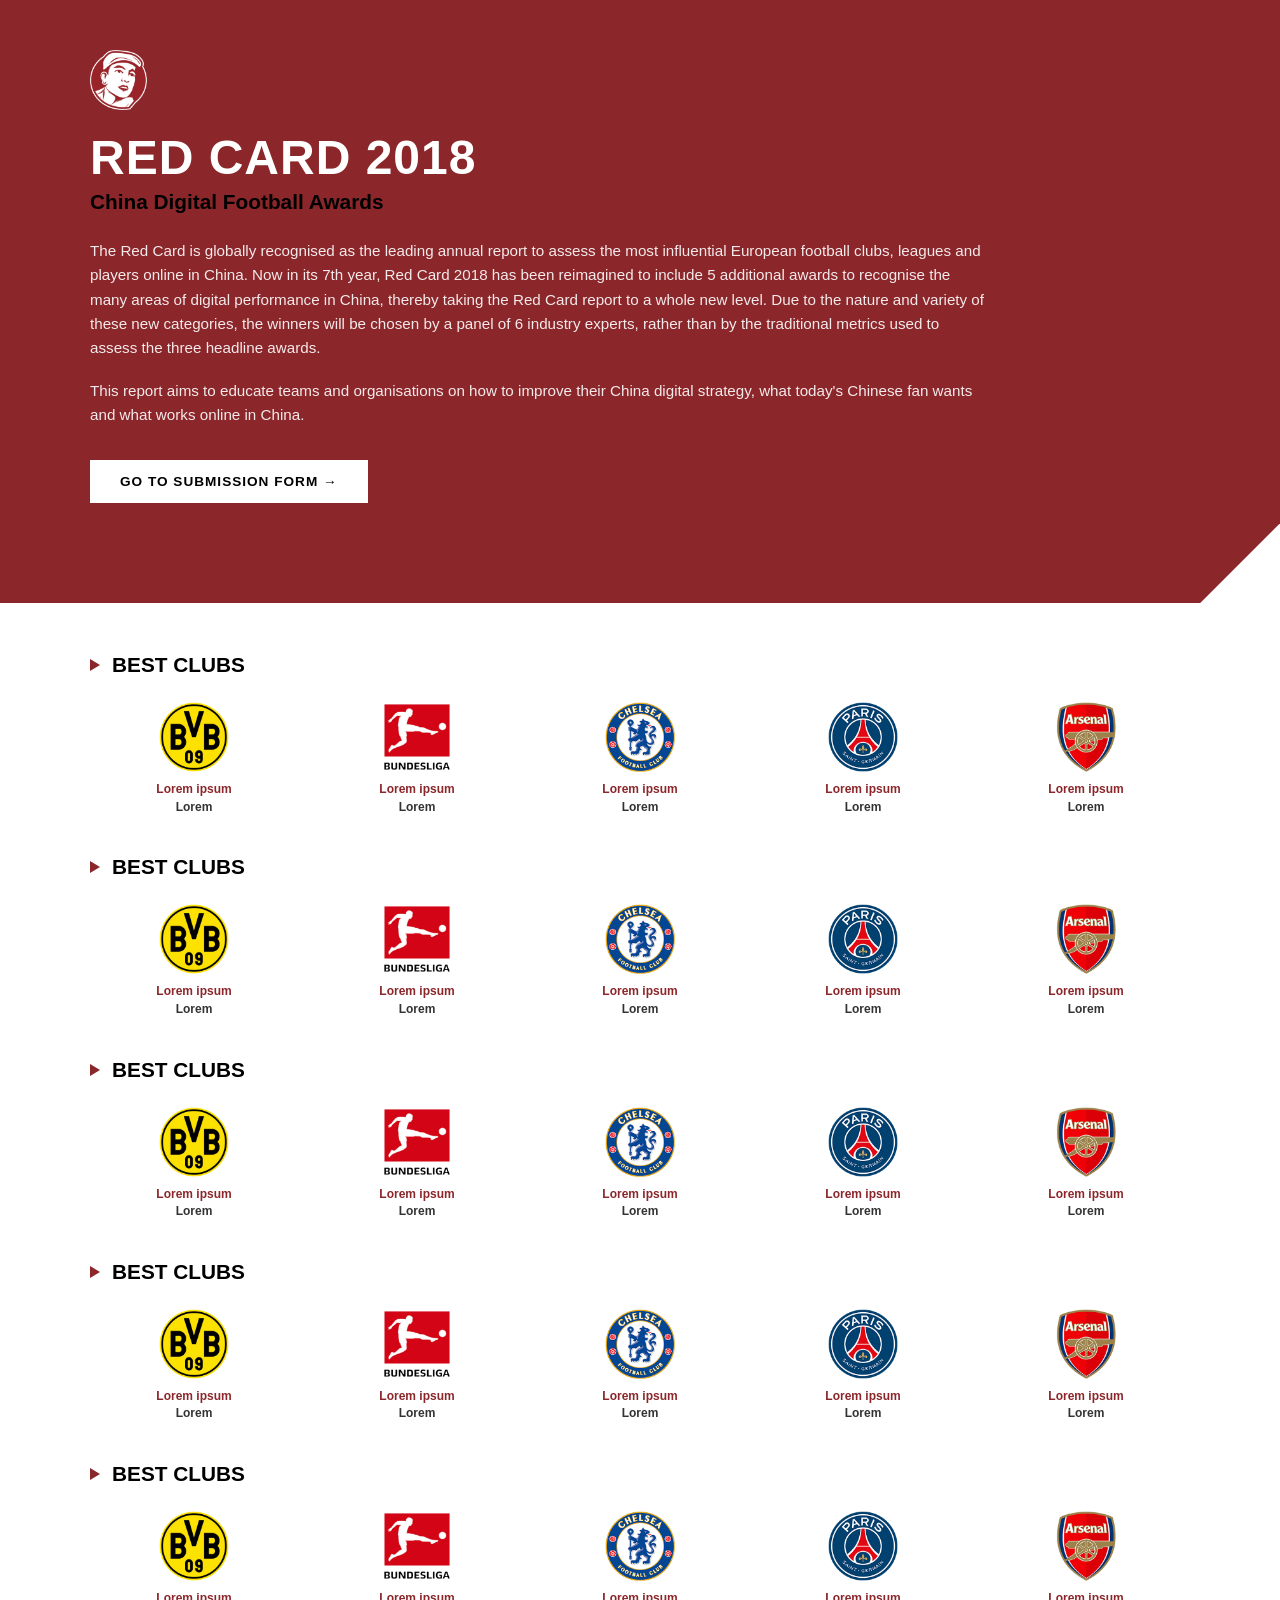
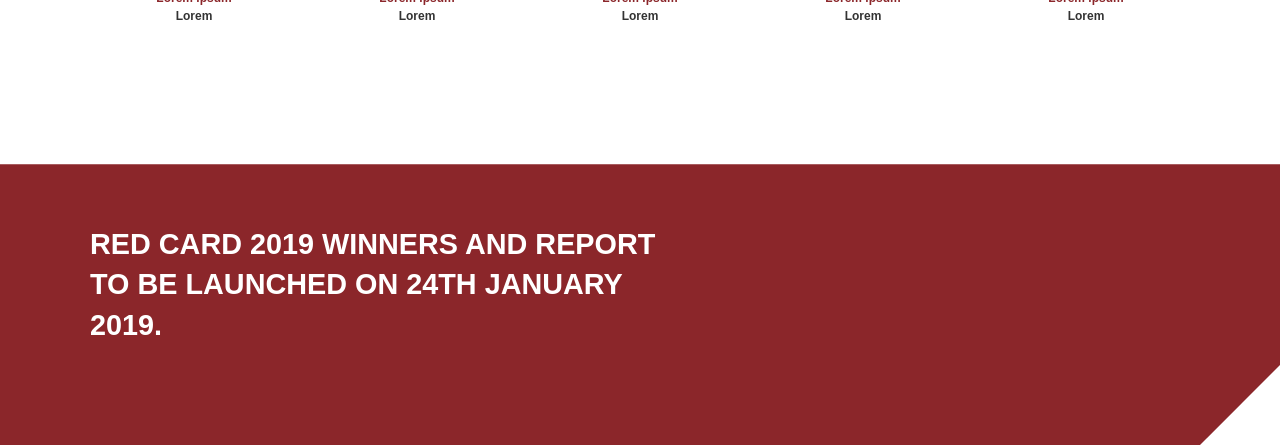
<file: index.html>
<!DOCTYPE html>
<html lang="en">
<head>
    <meta charset="UTF-8">
    <meta name="viewport" content="width=device-width, initial-scale=1.0">
    <title>Red Card 2018 - China Digital Football Awards</title>
    <link rel="stylesheet" href="style.css">
</head>
<body>

    <header class="header-banner">
        <div class="site-container">
            <div class="logo-container">
                <img src="Images/logo.png" alt="Red Card Logo" class="main-avatar">
            </div>
            <h1>Red Card 2018</h1>
            <h2>China Digital Football Awards</h2>
            <p>The Red Card is globally recognised as the leading annual report to assess the most influential European football clubs, leagues and players online in China. Now in its 7th year, Red Card 2018 has been reimagined to include 5 additional awards to recognise the many areas of digital performance in China, thereby taking the Red Card report to a whole new level. Due to the nature and variety of these new categories, the winners will be chosen by a panel of 6 industry experts, rather than by the traditional metrics used to assess the three headline awards.</p>
            <p>This report aims to educate teams and organisations on how to improve their China digital strategy, what today's Chinese fan wants and what works online in China.</p>
            
            <a href="submission.html" class="form-link-btn">Go to Submission Form →</a>
        </div>
    </header>

    <main class="main-content site-container">
        <section class="category-section">
            <h3 class="category-title">Best Clubs</h3>
            <div class="clubs-grid">
                <div class="grid-column"><div class="club-logo-wrapper"><img src="Images/1.png" alt="BVB"></div><div class="club-info"><p class="lorem-red">Lorem ipsum</p><p class="lorem-bold">Lorem</p></div></div>
                <div class="grid-column"><div class="club-logo-wrapper"><img src="Images/2.png" alt="Bundesliga"></div><div class="club-info"><p class="lorem-red">Lorem ipsum</p><p class="lorem-bold">Lorem</p></div></div>
                <div class="grid-column"><div class="club-logo-wrapper"><img src="Images/3.png" alt="Chelsea"></div><div class="club-info"><p class="lorem-red">Lorem ipsum</p><p class="lorem-bold">Lorem</p></div></div>
                <div class="grid-column"><div class="club-logo-wrapper"><img src="Images/4.png" alt="PSG"></div><div class="club-info"><p class="lorem-red">Lorem ipsum</p><p class="lorem-bold">Lorem</p></div></div>
                <div class="grid-column"><div class="club-logo-wrapper"><img src="Images/5.png" alt="Arsenal"></div><div class="club-info"><p class="lorem-red">Lorem ipsum</p><p class="lorem-bold">Lorem</p></div></div>
            </div>
        </section>

        <section class="category-section">
            <h3 class="category-title">Best Clubs</h3>
            <div class="clubs-grid">
                <div class="grid-column"><div class="club-logo-wrapper"><img src="Images/1.png" alt="BVB"></div><div class="club-info"><p class="lorem-red">Lorem ipsum</p><p class="lorem-bold">Lorem</p></div></div>
                <div class="grid-column"><div class="club-logo-wrapper"><img src="Images/2.png" alt="Bundesliga"></div><div class="club-info"><p class="lorem-red">Lorem ipsum</p><p class="lorem-bold">Lorem</p></div></div>
                <div class="grid-column"><div class="club-logo-wrapper"><img src="Images/3.png" alt="Chelsea"></div><div class="club-info"><p class="lorem-red">Lorem ipsum</p><p class="lorem-bold">Lorem</p></div></div>
                <div class="grid-column"><div class="club-logo-wrapper"><img src="Images/4.png" alt="PSG"></div><div class="club-info"><p class="lorem-red">Lorem ipsum</p><p class="lorem-bold">Lorem</p></div></div>
                <div class="grid-column"><div class="club-logo-wrapper"><img src="Images/5.png" alt="Arsenal"></div><div class="club-info"><p class="lorem-red">Lorem ipsum</p><p class="lorem-bold">Lorem</p></div></div>
            </div>
        </section>

        <section class="category-section">
            <h3 class="category-title">Best Clubs</h3>
            <div class="clubs-grid">
                <div class="grid-column"><div class="club-logo-wrapper"><img src="Images/1.png" alt="BVB"></div><div class="club-info"><p class="lorem-red">Lorem ipsum</p><p class="lorem-bold">Lorem</p></div></div>
                <div class="grid-column"><div class="club-logo-wrapper"><img src="Images/2.png" alt="Bundesliga"></div><div class="club-info"><p class="lorem-red">Lorem ipsum</p><p class="lorem-bold">Lorem</p></div></div>
                <div class="grid-column"><div class="club-logo-wrapper"><img src="Images/3.png" alt="Chelsea"></div><div class="club-info"><p class="lorem-red">Lorem ipsum</p><p class="lorem-bold">Lorem</p></div></div>
                <div class="grid-column"><div class="club-logo-wrapper"><img src="Images/4.png" alt="PSG"></div><div class="club-info"><p class="lorem-red">Lorem ipsum</p><p class="lorem-bold">Lorem</p></div></div>
                <div class="grid-column"><div class="club-logo-wrapper"><img src="Images/5.png" alt="Arsenal"></div><div class="club-info"><p class="lorem-red">Lorem ipsum</p><p class="lorem-bold">Lorem</p></div></div>
            </div>
        </section>

        <section class="category-section">
            <h3 class="category-title">Best Clubs</h3>
            <div class="clubs-grid">
                <div class="grid-column"><div class="club-logo-wrapper"><img src="Images/1.png" alt="BVB"></div><div class="club-info"><p class="lorem-red">Lorem ipsum</p><p class="lorem-bold">Lorem</p></div></div>
                <div class="grid-column"><div class="club-logo-wrapper"><img src="Images/2.png" alt="Bundesliga"></div><div class="club-info"><p class="lorem-red">Lorem ipsum</p><p class="lorem-bold">Lorem</p></div></div>
                <div class="grid-column"><div class="club-logo-wrapper"><img src="Images/3.png" alt="Chelsea"></div><div class="club-info"><p class="lorem-red">Lorem ipsum</p><p class="lorem-bold">Lorem</p></div></div>
                <div class="grid-column"><div class="club-logo-wrapper"><img src="Images/4.png" alt="PSG"></div><div class="club-info"><p class="lorem-red">Lorem ipsum</p><p class="lorem-bold">Lorem</p></div></div>
                <div class="grid-column"><div class="club-logo-wrapper"><img src="Images/5.png" alt="Arsenal"></div><div class="club-info"><p class="lorem-red">Lorem ipsum</p><p class="lorem-bold">Lorem</p></div></div>
            </div>
        </section>

        <section class="category-section">
            <h3 class="category-title">Best Clubs</h3>
            <div class="clubs-grid">
                <div class="grid-column"><div class="club-logo-wrapper"><img src="Images/1.png" alt="BVB"></div><div class="club-info"><p class="lorem-red">Lorem ipsum</p><p class="lorem-bold">Lorem</p></div></div>
                <div class="grid-column"><div class="club-logo-wrapper"><img src="Images/2.png" alt="Bundesliga"></div><div class="club-info"><p class="lorem-red">Lorem ipsum</p><p class="lorem-bold">Lorem</p></div></div>
                <div class="grid-column"><div class="club-logo-wrapper"><img src="Images/3.png" alt="Chelsea"></div><div class="club-info"><p class="lorem-red">Lorem ipsum</p><p class="lorem-bold">Lorem</p></div></div>
                <div class="grid-column"><div class="club-logo-wrapper"><img src="Images/4.png" alt="PSG"></div><div class="club-info"><p class="lorem-red">Lorem ipsum</p><p class="lorem-bold">Lorem</p></div></div>
                <div class="grid-column"><div class="club-logo-wrapper"><img src="Images/5.png" alt="Arsenal"></div><div class="club-info"><p class="lorem-red">Lorem ipsum</p><p class="lorem-bold">Lorem</p></div></div>
            </div>
        </section>
    </main>

    <footer class="footer-banner">
        <div class="site-container">
            <h2>Red Card 2019 Winners and Report to be launched on 24th January 2019.</h2>
        </div>
    </footer>

</body>
</html>
</file>
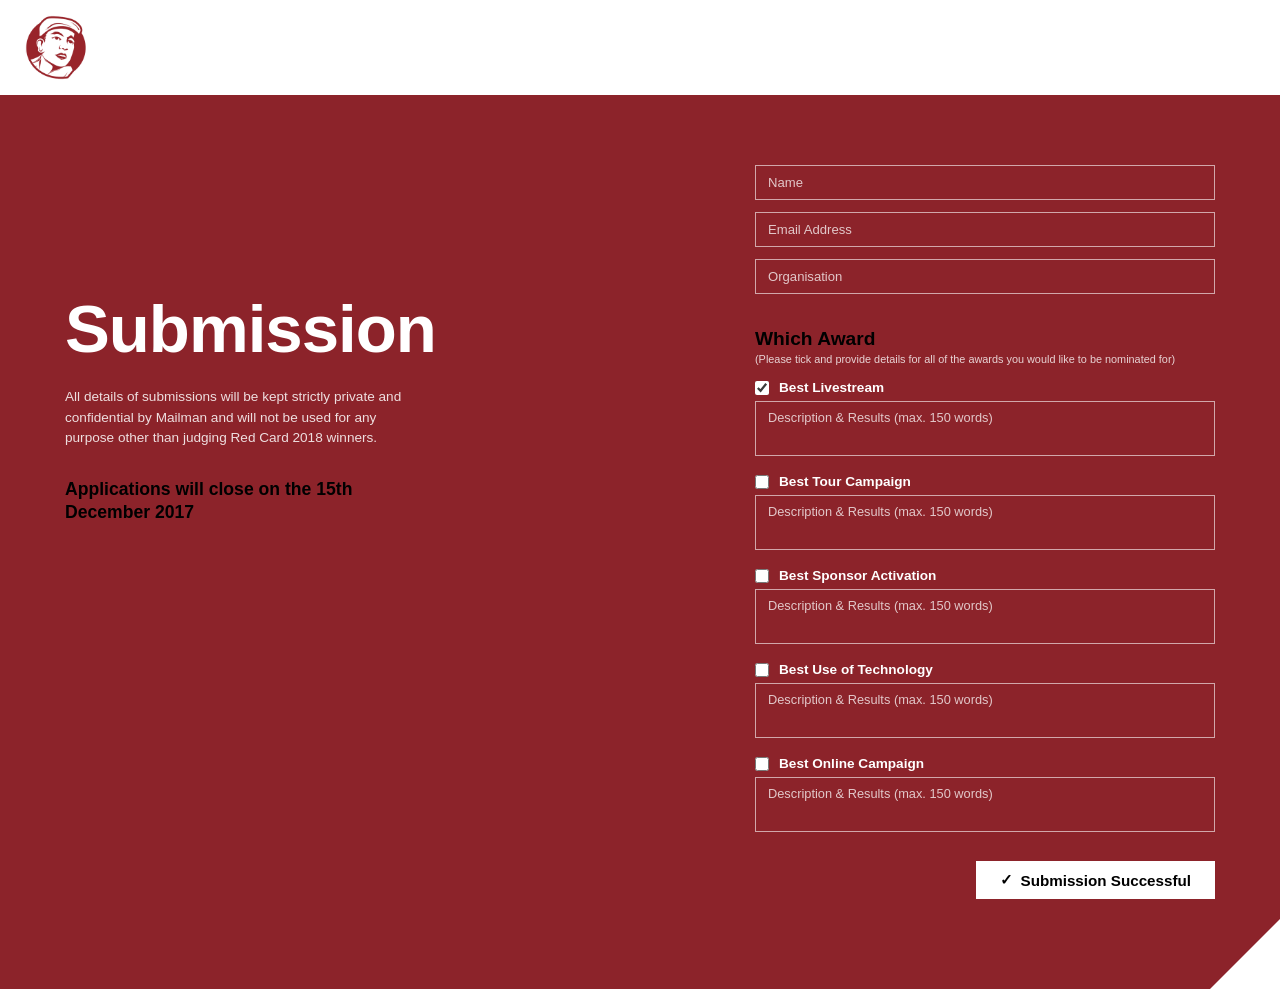
<file: submission.html>
<!DOCTYPE html>
<html lang="en">
<head>
    <meta charset="UTF-8">
    <meta name="viewport" content="width=device-width, initial-scale=1.0">
    <title>Submission - Red Card</title>
    <style>
        * {
            margin: 0;
            padding: 0;
            box-sizing: border-box;
            font-family: Arial, Helvetica, sans-serif;
        }

        body {
            background-color: #ffffff;
            width: 100%;
            min-height: 100vh;
            overflow-x: hidden;
        }

        /* 1. LOGO AT EXTREME TOP-LEFT CORNER */
        .header-logo-bar {
            width: 100%;
            padding: 15px 0 15px 25px; /* Kam padding taake logo bilkul corner mein rahe */
            background-color: #ffffff;
        }

        .header-logo-bar img {
            height: 65px;
            width: auto;
            display: block;
        }

        /* 2. MAIN RED CONTAINER */
        .red-section {
            background-color: #8C232A;
            width: 100%;
            padding: 70px 60px 90px 60px;
            color: #ffffff;
            clip-path: polygon(0 0, 100% 0, 100% calc(100% - 70px), calc(100% - 70px) 100%, 0 100%);
        }

        .content-grid {
            max-width: 1150px;
            margin: 0 auto;
            display: flex;
            justify-content: space-between;
            align-items: flex-start;
            gap: 60px;
        }

        /* 3. LEFT COLUMN (SUBMISSION TEXT NEECHE PUSH KIYA GAYA HAI) */
        .left-col {
            flex: 1;
            padding-top: 130px; /* Text ko niche karne ke liye top padding barha di */
            text-align: left;
        }

        .left-col h1 {
            font-size: 4.2rem;
            font-weight: 900;
            margin-bottom: 25px;
            line-height: 1;
            letter-spacing: -1px;
            color: #ffffff;
        }

        .left-col p {
            font-size: 0.85rem;
            line-height: 1.5;
            color: rgba(255, 255, 255, 0.85);
            max-width: 360px;
            margin-bottom: 30px;
        }

        .left-col .deadline {
            font-size: 1.1rem;
            font-weight: 900;
            color: #000000;
            line-height: 1.3;
            max-width: 300px;
        }

        /* 4. RIGHT FORM COLUMN */
        .right-col {
            flex: 1;
            max-width: 460px;
        }

        .input-box {
            width: 100%;
            background: transparent;
            border: 1px solid rgba(255, 255, 255, 0.6);
            padding: 9px 12px;
            color: #ffffff;
            font-size: 0.82rem;
            margin-bottom: 12px;
            outline: none;
        }

        .input-box::placeholder {
            color: rgba(255, 255, 255, 0.75);
        }

        .award-title {
            font-size: 1.2rem;
            font-weight: 900;
            color: #000000;
            margin-top: 22px;
            margin-bottom: 3px;
        }

        .award-sub {
            font-size: 0.68rem;
            color: rgba(255, 255, 255, 0.8);
            margin-bottom: 15px;
        }

        .check-item {
            display: flex;
            align-items: center;
            margin-top: 14px;
            margin-bottom: 6px;
            font-size: 0.85rem;
            font-weight: 700;
            cursor: pointer;
        }

        .check-item input {
            margin-right: 10px;
            width: 14px;
            height: 14px;
            accent-color: #ffffff;
        }

        .textarea-box {
            width: 100%;
            height: 55px;
            background: transparent;
            border: 1px solid rgba(255, 255, 255, 0.6);
            padding: 8px 12px;
            color: #ffffff;
            font-size: 0.8rem;
            resize: none;
            outline: none;
        }

        .textarea-box::placeholder {
            color: rgba(255, 255, 255, 0.75);
        }

        .btn-holder {
            display: flex;
            justify-content: flex-end;
            margin-top: 25px;
        }

        .success-btn {
            background-color: #ffffff;
            color: #000000;
            padding: 10px 24px;
            font-size: 0.95rem;
            font-weight: 700;
            border: none;
            display: inline-flex;
            align-items: center;
            gap: 8px;
            cursor: pointer;
        }

        @media (max-width: 850px) {
            .left-col {
                padding-top: 20px; /* Mobile screen par margin normal kar diya */
            }
            .red-section {
                padding: 40px 20px;
            }
            .header-logo-bar {
                padding-left: 15px;
            }
            .content-grid {
                flex-direction: column;
                gap: 40px;
            }
            .right-col {
                max-width: 100%;
            }
        }
    </style>
</head>
<body>

    <!-- LOGO AT EXTREME TOP LEFT CORNER -->
    <div class="header-logo-bar">
        <img src="Images/logo.png" alt="Logo">
    </div>

    <!-- MAIN RED SECTION -->
    <div class="red-section">
        <div class="content-grid">
            
            <!-- LEFT COLUMN: SUBMISSION TEXT (PUSHED DOWN) -->
            <div class="left-col">
                <h1>Submission</h1>
                <p>All details of submissions will be kept strictly private and confidential by Mailman and will not be used for any purpose other than judging Red Card 2018 winners.</p>
                <div class="deadline">Applications will close on the 15th December 2017</div>
            </div>

            <!-- RIGHT COLUMN: FORM FIELDS -->
            <form class="right-col">
                <input type="text" class="input-box" placeholder="Name">
                <input type="email" class="input-box" placeholder="Email Address">
                <input type="text" class="input-box" placeholder="Organisation">

                <div class="award-title">Which Award</div>
                <div class="award-sub">(Please tick and provide details for all of the awards you would like to be nominated for)</div>

                <label class="check-item"><input type="checkbox" checked> Best Livestream</label>
                <textarea class="textarea-box" placeholder="Description & Results (max. 150 words)"></textarea>

                <label class="check-item"><input type="checkbox"> Best Tour Campaign</label>
                <textarea class="textarea-box" placeholder="Description & Results (max. 150 words)"></textarea>

                <label class="check-item"><input type="checkbox"> Best Sponsor Activation</label>
                <textarea class="textarea-box" placeholder="Description & Results (max. 150 words)"></textarea>

                <label class="check-item"><input type="checkbox"> Best Use of Technology</label>
                <textarea class="textarea-box" placeholder="Description & Results (max. 150 words)"></textarea>

                <label class="check-item"><input type="checkbox"> Best Online Campaign</label>
                <textarea class="textarea-box" placeholder="Description & Results (max. 150 words)"></textarea>

                <div class="btn-holder">
                    <button type="button" class="success-btn">
                        <span>&#10003;</span> Submission Successful
                    </button>
                </div>
            </form>

        </div>
    </div>

</body>
</html>
</file>
<file: style.css>
* {
    margin: 0;
    padding: 0;
    box-sizing: border-box;
    font-family: 'Helvetica Neue', Helvetica, Arial, sans-serif;
}

body {
    background-color: #ffffff;
    color: #333;
    min-height: 100vh;
}

.site-container {
    max-width: 1100px;
    width: 90%;
    margin: 0 auto;
}

.header-banner {
    background-color: #8B262A;
    color: #ffffff;
    padding: 50px 0 100px 0;
    position: relative;
    clip-path: polygon(0 0, 100% 0, 100% calc(100% - 80px), calc(100% - 80px) 100%, 0 100%);
}

.logo-container {
    margin-bottom: 20px;
}

.main-avatar {
    height: 60px;
    width: auto;
    display: block;
    object-fit: contain;
}

.header-banner h1 {
    font-size: 3rem;
    font-weight: 900;
    letter-spacing: 1px;
    text-transform: uppercase;
    margin-bottom: 5px;
}

.header-banner h2 {
    font-size: 1.3rem;
    font-weight: 700;
    margin-bottom: 25px;
    color: #000000;
}

.header-banner p {
    font-size: 0.95rem;
    line-height: 1.6;
    margin-bottom: 18px;
    max-width: 900px;
    font-weight: 300;
    color: rgba(255, 255, 255, 0.9);
}

.form-link-btn {
    display: inline-block;
    margin-top: 15px;
    padding: 14px 30px;
    background-color: #ffffff;
    color: #000000;
    text-decoration: none;
    font-weight: bold;
    text-transform: uppercase;
    font-size: 0.85rem;
    letter-spacing: 1px;
    transition: all 0.3s ease;
}

.form-link-btn:hover {
    background-color: #000000;
    color: #ffffff;
}

.main-content {
    padding: 50px 0;
}

.category-section {
    margin-bottom: 40px;
    width: 100%;
}

.category-title {
    font-size: 1.3rem;
    font-weight: 800;
    text-transform: uppercase;
    color: #000000;
    margin-bottom: 25px;
    display: flex;
    align-items: center;
}

.category-title::before {
    content: "";
    display: inline-block;
    width: 0;
    height: 0;
    border-style: solid;
    border-width: 6px 0 6px 10px;
    border-color: transparent transparent transparent #8B262A;
    margin-right: 12px;
}

.clubs-grid {
    display: flex;
    flex-direction: row;
    justify-content: space-between;
    align-items: flex-start;
    width: 100%;
    gap: 15px;
}

.grid-column {
    flex: 1;
    text-align: center;
}

.club-logo-wrapper {
    height: 70px;
    display: flex;
    justify-content: center;
    align-items: center;
    margin-bottom: 10px;
}

.club-logo-wrapper img {
    max-height: 100%;
    max-width: 100%;
    object-fit: contain;
}

.club-info {
    font-size: 0.75rem;
    line-height: 1.3;
}

.club-info .lorem-red {
    color: #8B262A;
    font-weight: 700;
    margin-bottom: 2px;
}

.club-info .lorem-bold {
    color: #333333;
    font-weight: 700;
}

.footer-banner {
    background-color: #8B262A;
    color: #ffffff;
    padding: 60px 0 100px 0;
    position: relative;
    clip-path: polygon(0 0, 100% 0, 100% calc(100% - 80px), calc(100% - 80px) 100%, 0 100%);
    margin-top: 50px;
}

.footer-banner h2 {
    font-size: 1.8rem;
    font-weight: 900;
    line-height: 1.4;
    text-transform: uppercase;
    max-width: 600px;
}

/* --- Submission Page Correct Styles --- */
.top-brand-bar {
    padding: 30px 0 20px 0;
    background-color: #ffffff;
}

.brand-logo {
    height: 65px;
    width: auto;
    object-fit: contain;
    display: block;
}

.submission-container {
    background-color: #8B262A;
    color: #ffffff;
    padding: 70px 0 90px 0;
    position: relative;
    overflow: hidden;
    clip-path: polygon(0 0, 100% 0, 100% calc(100% - 90px), calc(100% - 90px) 100%, 0 100%);
}

.split-layout-row {
    display: flex;
    flex-direction: row;
    justify-content: space-between;
    align-items: flex-start;
    gap: 60px;
}

.left-content-cell {
    flex: 1;
    color: #ffffff;
    margin-top: 40px;
    text-align: left;
    display: flex;
    flex-direction: column;
    align-items: flex-start;
}

.left-content-cell h1 {
    font-size: 4rem;
    font-weight: 900;
    text-transform: capitalize;
    letter-spacing: 0px;
    margin-bottom: 25px;
    line-height: 1;
}

.left-content-cell p {
    font-size: 0.9rem;
    line-height: 1.5;
    margin-bottom: 25px;
    font-weight: 400;
    color: rgba(255, 255, 255, 0.9);
    max-width: 380px;
}

.left-content-cell .deadline-text {
    font-size: 1.1rem;
    font-weight: 800;
    color: #000000;
    margin-top: 10px;
    max-width: 350px;
    line-height: 1.3;
}

.right-form-cell {
    flex: 1.2;
    width: 100%;
    max-width: 480px;
    display: flex;
    flex-direction: column;
}

.form-group {
    margin-bottom: 12px;
    width: 100%;
}

.input-field {
    width: 100%;
    background-color: transparent;
    border: 1px solid rgba(255, 255, 255, 0.6);
    padding: 10px 12px;
    color: #ffffff;
    font-size: 0.85rem;
    outline: none;
}

.input-field::placeholder {
    color: rgba(255, 255, 255, 0.7);
}

.award-heading {
    font-size: 1.3rem;
    font-weight: 800;
    color: #000000;
    margin-top: 20px;
    margin-bottom: 4px;
}

.award-subtext {
    font-size: 0.7rem;
    color: rgba(255, 255, 255, 0.8);
    margin-bottom: 15px;
}

.checkbox-container {
    display: flex;
    align-items: center;
    margin-top: 15px;
    margin-bottom: 6px;
    font-size: 0.85rem;
    font-weight: 700;
    color: #ffffff;
    cursor: pointer;
}

.checkbox-container input {
    margin-right: 8px;
    accent-color: #ffffff;
    width: 14px;
    height: 14px;
}

.textarea-field {
    width: 100%;
    height: 65px;
    background-color: transparent;
    border: 1px solid rgba(255, 255, 255, 0.6);
    padding: 10px 12px;
    color: #ffffff;
    font-size: 0.85rem;
    resize: none;
    outline: none;
}

.textarea-field::placeholder {
    color: rgba(255, 255, 255, 0.7);
}

.submit-btn-wrapper {
    display: flex;
    justify-content: flex-end;
    margin-top: 25px;
    width: 100%;
}

.submit-status-bar {
    background-color: #ffffff;
    color: #000000;
    padding: 12px 25px;
    font-size: 1.1rem;
    font-weight: 500;
    border: none;
    cursor: pointer;
    letter-spacing: 0px;
    display: inline-flex;
    align-items: center;
    gap: 10px;
}

@media (max-width: 768px) {
    .clubs-grid {
        flex-wrap: wrap;
        justify-content: center;
    }
    .grid-column {
        flex: 0 0 30%;
        margin-bottom: 20px;
    }
    .split-layout-row {
        flex-direction: column;
        gap: 40px;
    }
    .left-content-cell h1 {
        font-size: 3rem;
    }
    .submit-btn-wrapper {
        justify-content: center;
    }
}
</file>
